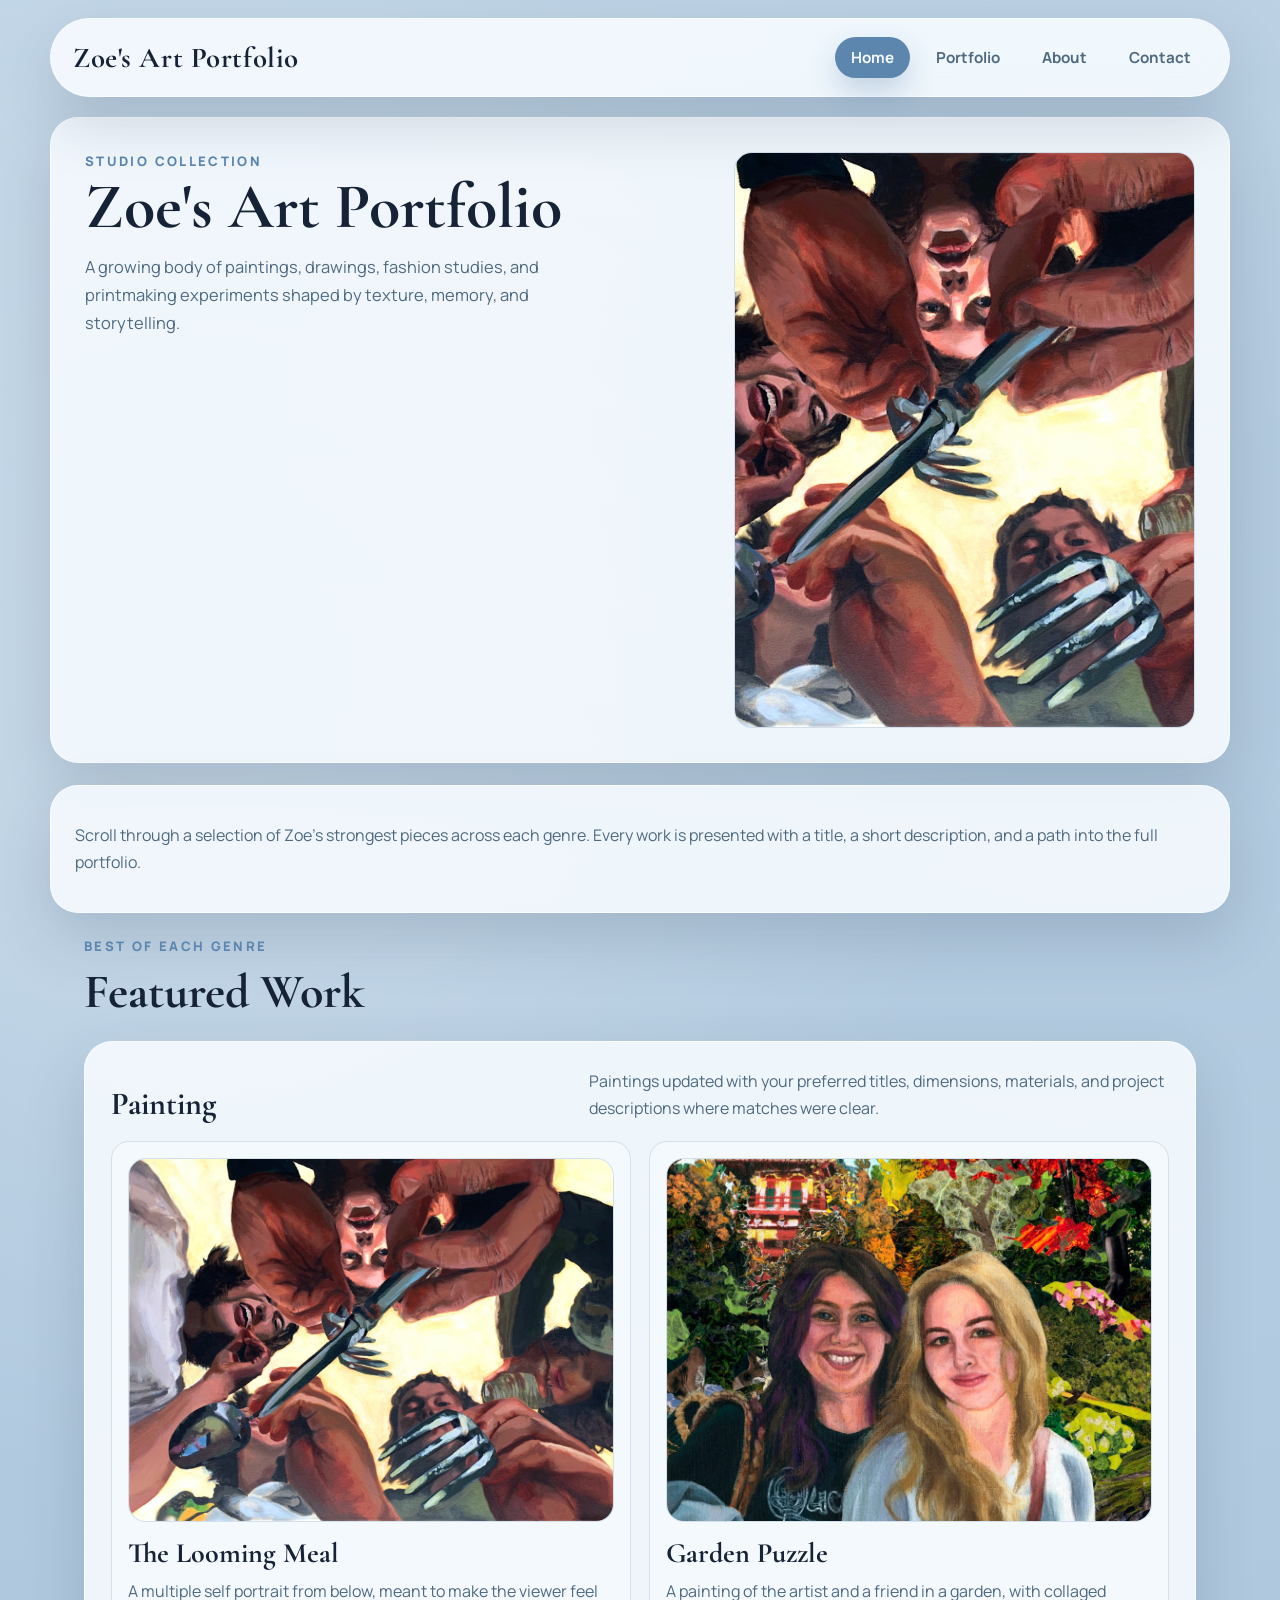
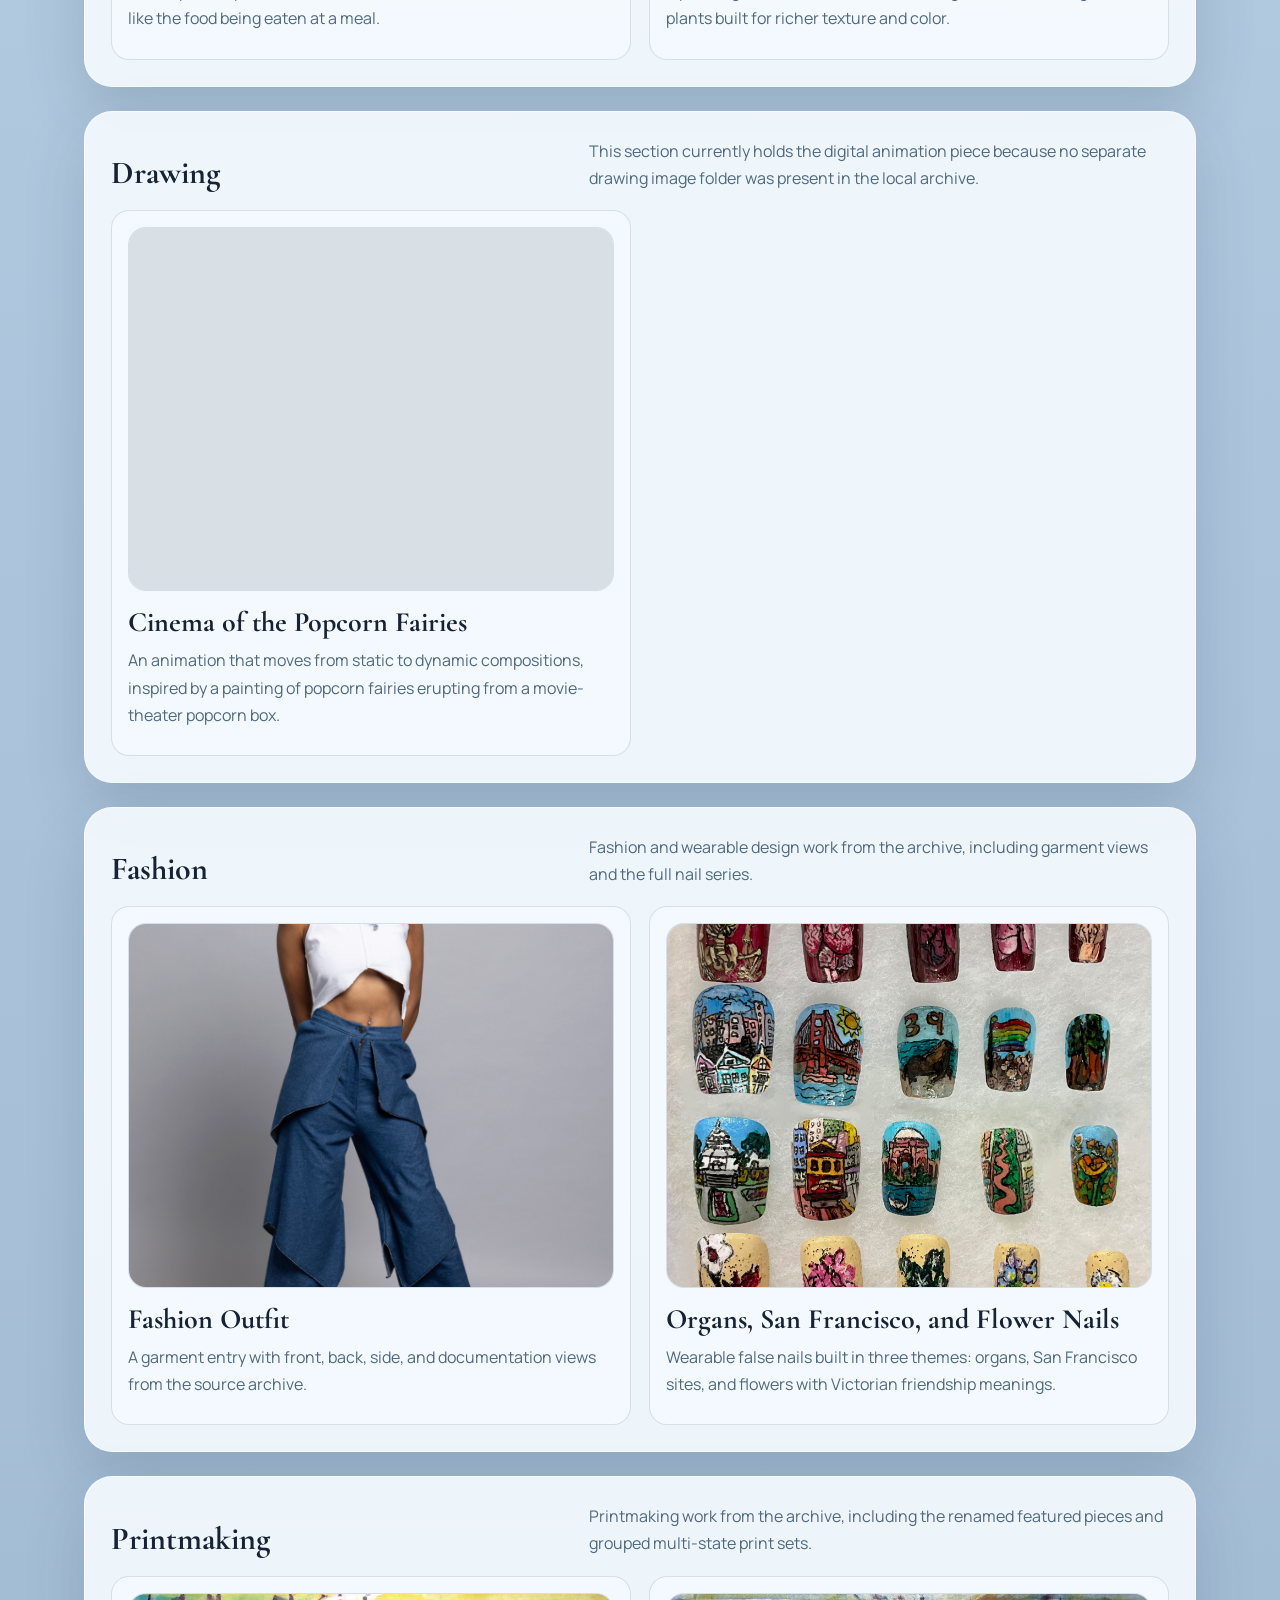
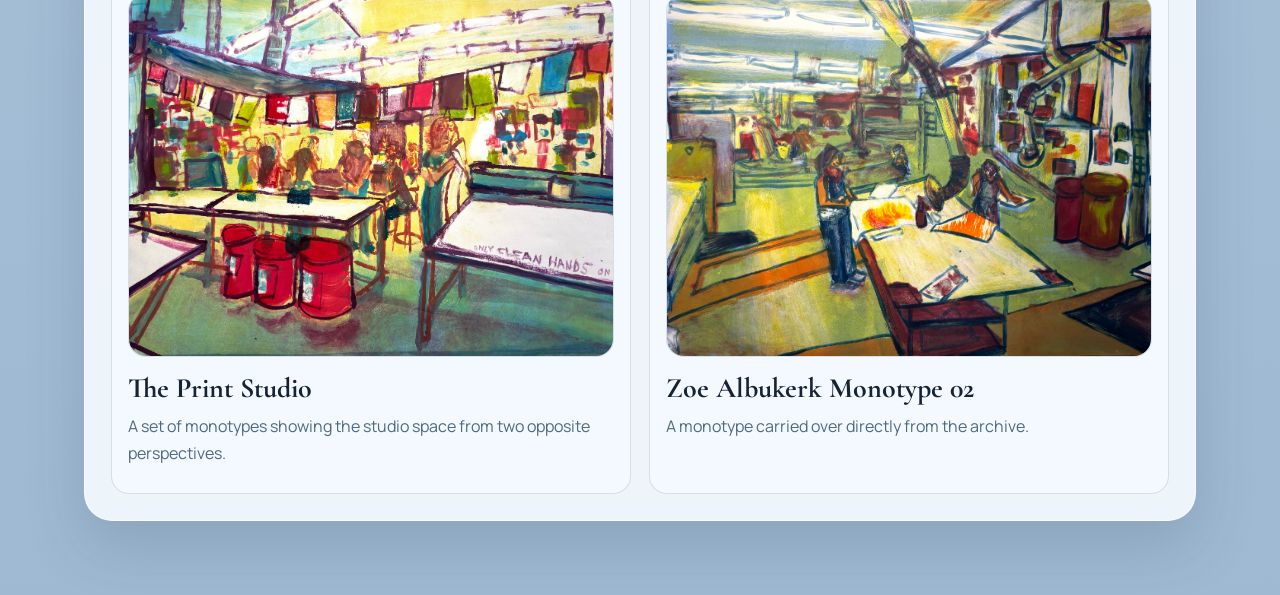
<file: index.html>
<!DOCTYPE html>
<html lang="en">
  <head>
    <meta charset="UTF-8" />
    <meta name="viewport" content="width=device-width, initial-scale=1.0" />
    <title>Zoe's Art Portfolio | Home</title>
    <link rel="preconnect" href="https://fonts.googleapis.com" />
    <link rel="preconnect" href="https://fonts.gstatic.com" crossorigin />
    <link
      href="https://fonts.googleapis.com/css2?family=Cormorant+Garamond:wght@500;600;700&family=Manrope:wght@400;500;600;700&display=swap"
      rel="stylesheet"
    />
    <link rel="stylesheet" href="styles.css" />
  </head>
  <body data-page="home">
    <div class="page-shell">
      <header class="site-header">
        <a class="brand" href="index.html">Zoe's Art Portfolio</a>
        <nav class="site-nav" aria-label="Main navigation">
          <a href="index.html">Home</a>
          <a href="portfolio.html">Portfolio</a>
          <a href="about.html">About</a>
          <a href="contact.html">Contact</a>
        </nav>
      </header>

      <main>
        <section class="hero">
          <div class="hero-copy">
            <p class="eyebrow">Studio Collection</p>
            <h1>Zoe's Art Portfolio</h1>
            <p class="hero-text">
              A growing body of paintings, drawings, fashion studies, and
              printmaking experiments shaped by texture, memory, and
              storytelling.
            </p>
          </div>
          <div class="hero-art">
            <div class="art-image-frame hero-image-frame">
              <img
                src="assets/artworks/paintings/looming-meal-2023-acrylic-on-canvas.jpeg"
                alt="Looming Meal painting by Zoe"
              />
            </div>
          </div>
        </section>

        <section class="intro-strip">
          <p>
            Scroll through a selection of Zoe's strongest pieces across each
            genre. Every work is presented with a title, a short description,
            and a path into the full portfolio.
          </p>
        </section>

        <section id="featured-work" class="content-section">
          <div class="section-heading">
            <p class="eyebrow">Best of Each Genre</p>
            <h2>Featured Work</h2>
          </div>
          <div id="home-featured-sections" class="genre-stack"></div>
        </section>
      </main>
    </div>

    <script src="script.js"></script>
  </body>
  </html>
</file>
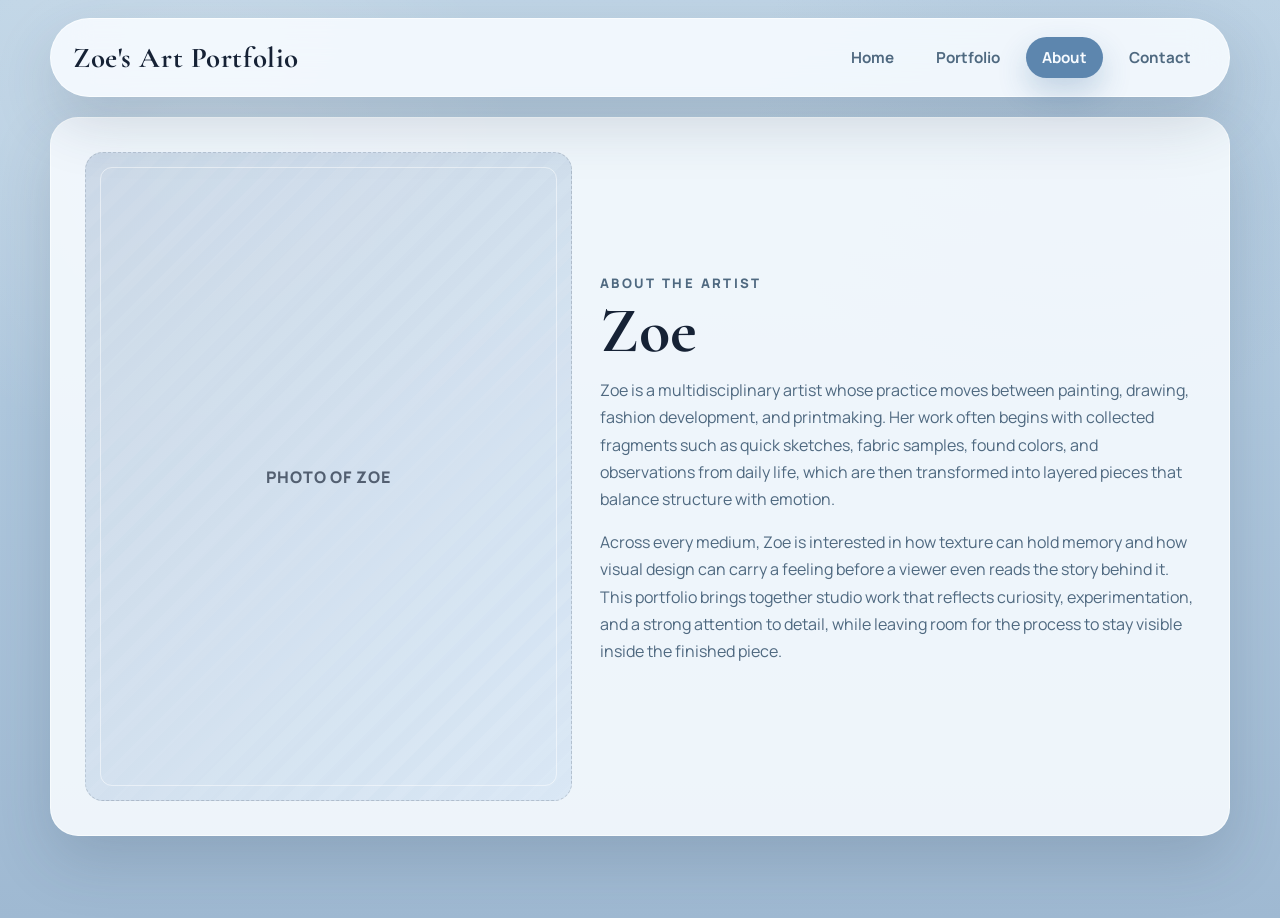
<file: about.html>
<!DOCTYPE html>
<html lang="en">
  <head>
    <meta charset="UTF-8" />
    <meta name="viewport" content="width=device-width, initial-scale=1.0" />
    <title>Zoe's Art Portfolio | About</title>
    <link rel="preconnect" href="https://fonts.googleapis.com" />
    <link rel="preconnect" href="https://fonts.gstatic.com" crossorigin />
    <link
      href="https://fonts.googleapis.com/css2?family=Cormorant+Garamond:wght@500;600;700&family=Manrope:wght@400;500;600;700&display=swap"
      rel="stylesheet"
    />
    <link rel="stylesheet" href="styles.css" />
  </head>
  <body data-page="about">
    <div class="page-shell">
      <header class="site-header">
        <a class="brand" href="index.html">Zoe's Art Portfolio</a>
        <nav class="site-nav" aria-label="Main navigation">
          <a href="index.html">Home</a>
          <a href="portfolio.html">Portfolio</a>
          <a href="about.html">About</a>
          <a href="contact.html">Contact</a>
        </nav>
      </header>

      <main>
        <section class="about-layout">
          <div class="about-photo">
            <div class="placeholder placeholder-portrait">
              <span>Photo of Zoe</span>
            </div>
          </div>
          <div class="about-copy">
            <p class="eyebrow">About The Artist</p>
            <h1>Zoe</h1>
            <p>
              Zoe is a multidisciplinary artist whose practice moves between
              painting, drawing, fashion development, and printmaking. Her work
              often begins with collected fragments such as quick sketches,
              fabric samples, found colors, and observations from daily life,
              which are then transformed into layered pieces that balance
              structure with emotion.
            </p>
            <p>
              Across every medium, Zoe is interested in how texture can hold
              memory and how visual design can carry a feeling before a viewer
              even reads the story behind it. This portfolio brings together
              studio work that reflects curiosity, experimentation, and a strong
              attention to detail, while leaving room for the process to stay
              visible inside the finished piece.
            </p>
          </div>
        </section>
      </main>
    </div>

    <script src="script.js"></script>
  </body>
  </html>
</file>
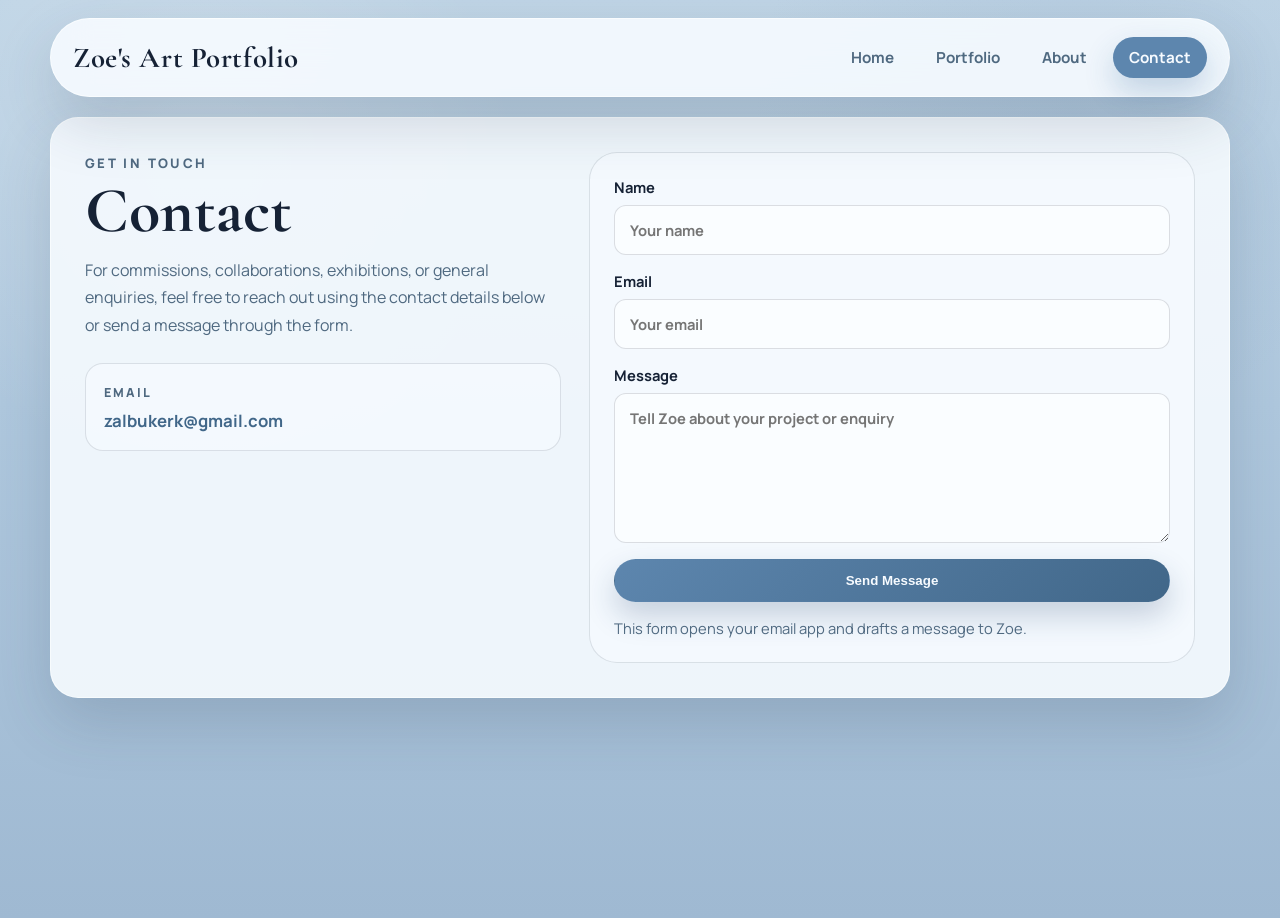
<file: contact.html>
<!DOCTYPE html>
<html lang="en">
  <head>
    <meta charset="UTF-8" />
    <meta name="viewport" content="width=device-width, initial-scale=1.0" />
    <title>Zoe's Art Portfolio | Contact</title>
    <link rel="preconnect" href="https://fonts.googleapis.com" />
    <link rel="preconnect" href="https://fonts.gstatic.com" crossorigin />
    <link
      href="https://fonts.googleapis.com/css2?family=Cormorant+Garamond:wght@500;600;700&family=Manrope:wght@400;500;600;700&display=swap"
      rel="stylesheet"
    />
    <link rel="stylesheet" href="styles.css" />
  </head>
  <body data-page="contact">
    <div class="page-shell">
      <header class="site-header">
        <a class="brand" href="index.html">Zoe's Art Portfolio</a>
        <nav class="site-nav" aria-label="Main navigation">
          <a href="index.html">Home</a>
          <a href="portfolio.html">Portfolio</a>
          <a href="about.html">About</a>
          <a href="contact.html">Contact</a>
        </nav>
      </header>

      <main>
        <section class="contact-layout">
          <div class="contact-copy">
            <p class="eyebrow">Get In Touch</p>
            <h1>Contact</h1>
            <p>
              For commissions, collaborations, exhibitions, or general
              enquiries, feel free to reach out using the contact details below
              or send a message through the form.
            </p>
            <div class="contact-card">
              <p class="contact-label">Email</p>
              <a href="mailto:zalbukerk@gmail.com">zalbukerk@gmail.com</a>
            </div>
          </div>

          <form class="contact-form" id="contact-form">
            <label>
              Name
              <input type="text" name="name" placeholder="Your name" required />
            </label>
            <label>
              Email
              <input
                type="email"
                name="email"
                placeholder="Your email"
                required
              />
            </label>
            <label>
              Message
              <textarea
                name="message"
                rows="6"
                placeholder="Tell Zoe about your project or enquiry"
                required
              ></textarea>
            </label>
            <button class="button" type="submit">Send Message</button>
            <p class="form-note" id="contact-note">
              This form opens your email app and drafts a message to Zoe.
            </p>
          </form>
        </section>
      </main>
    </div>

    <script src="script.js"></script>
  </body>
  </html>
</file>
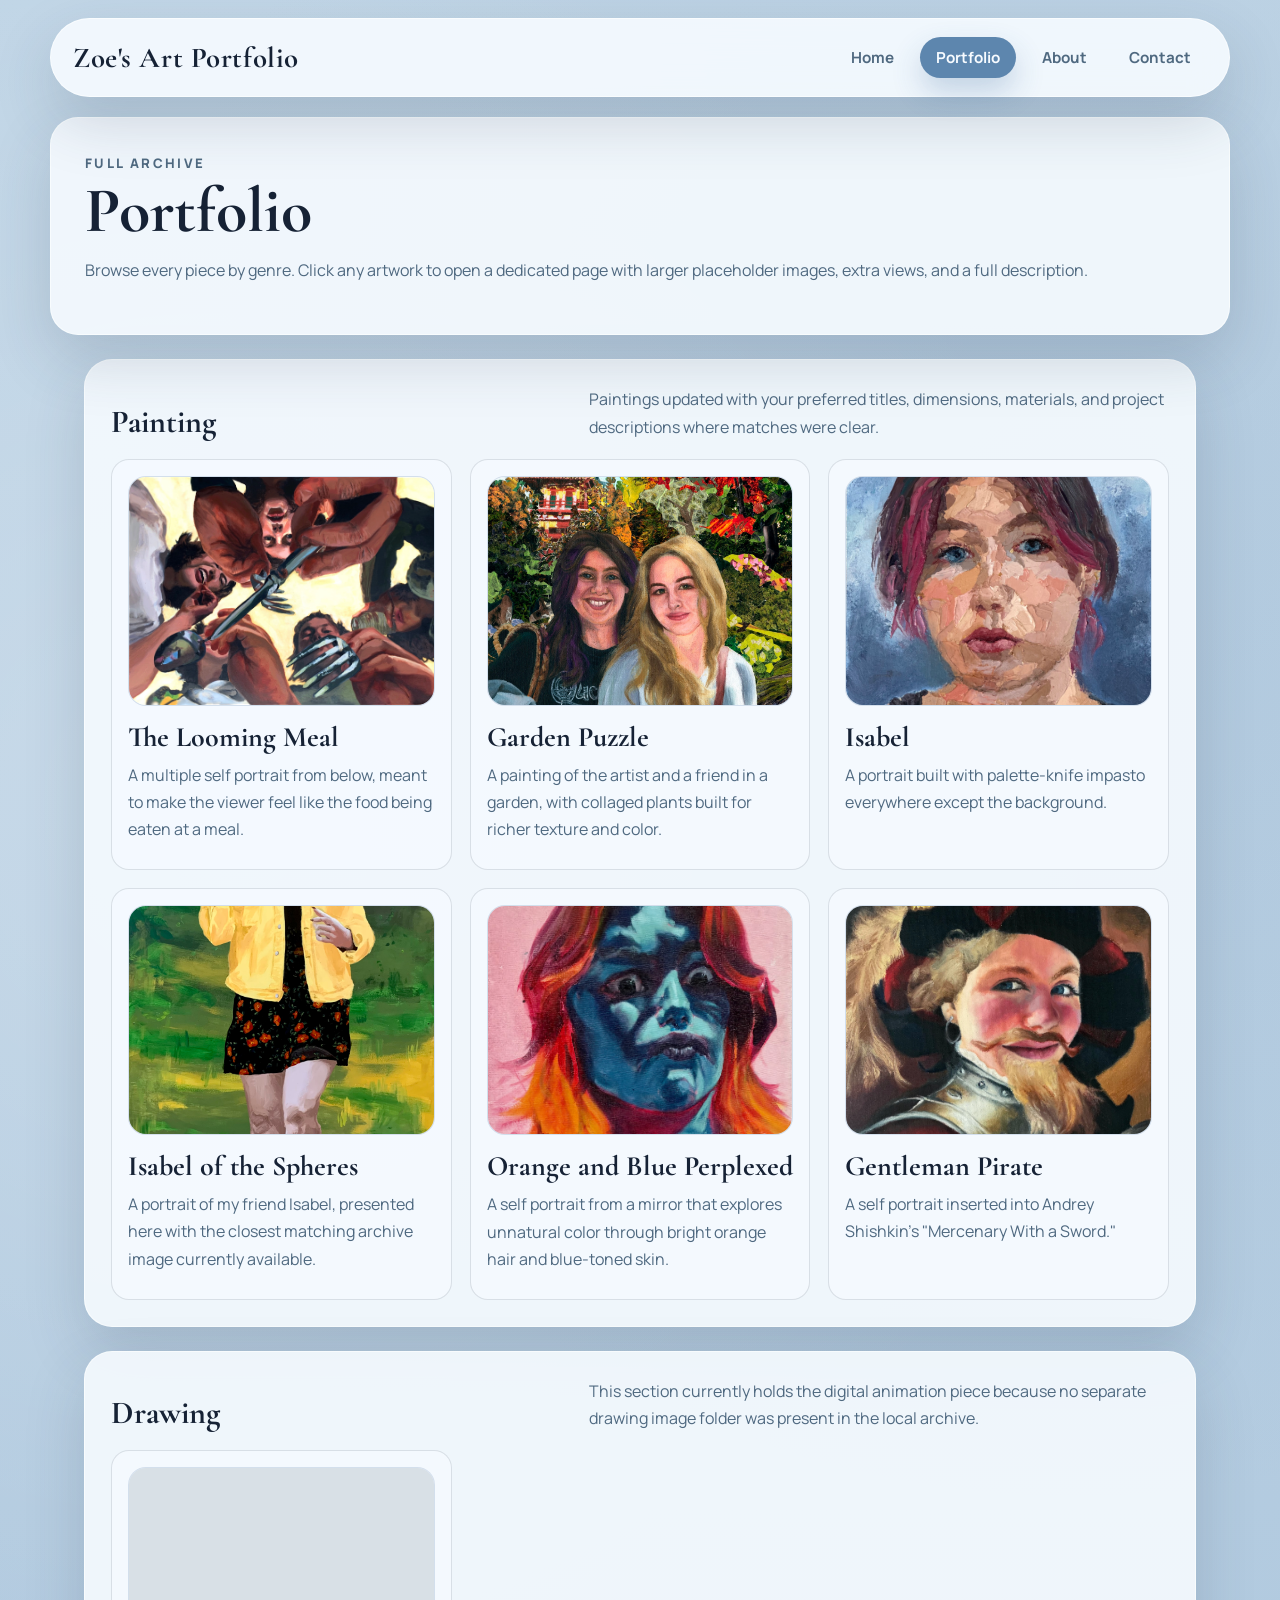
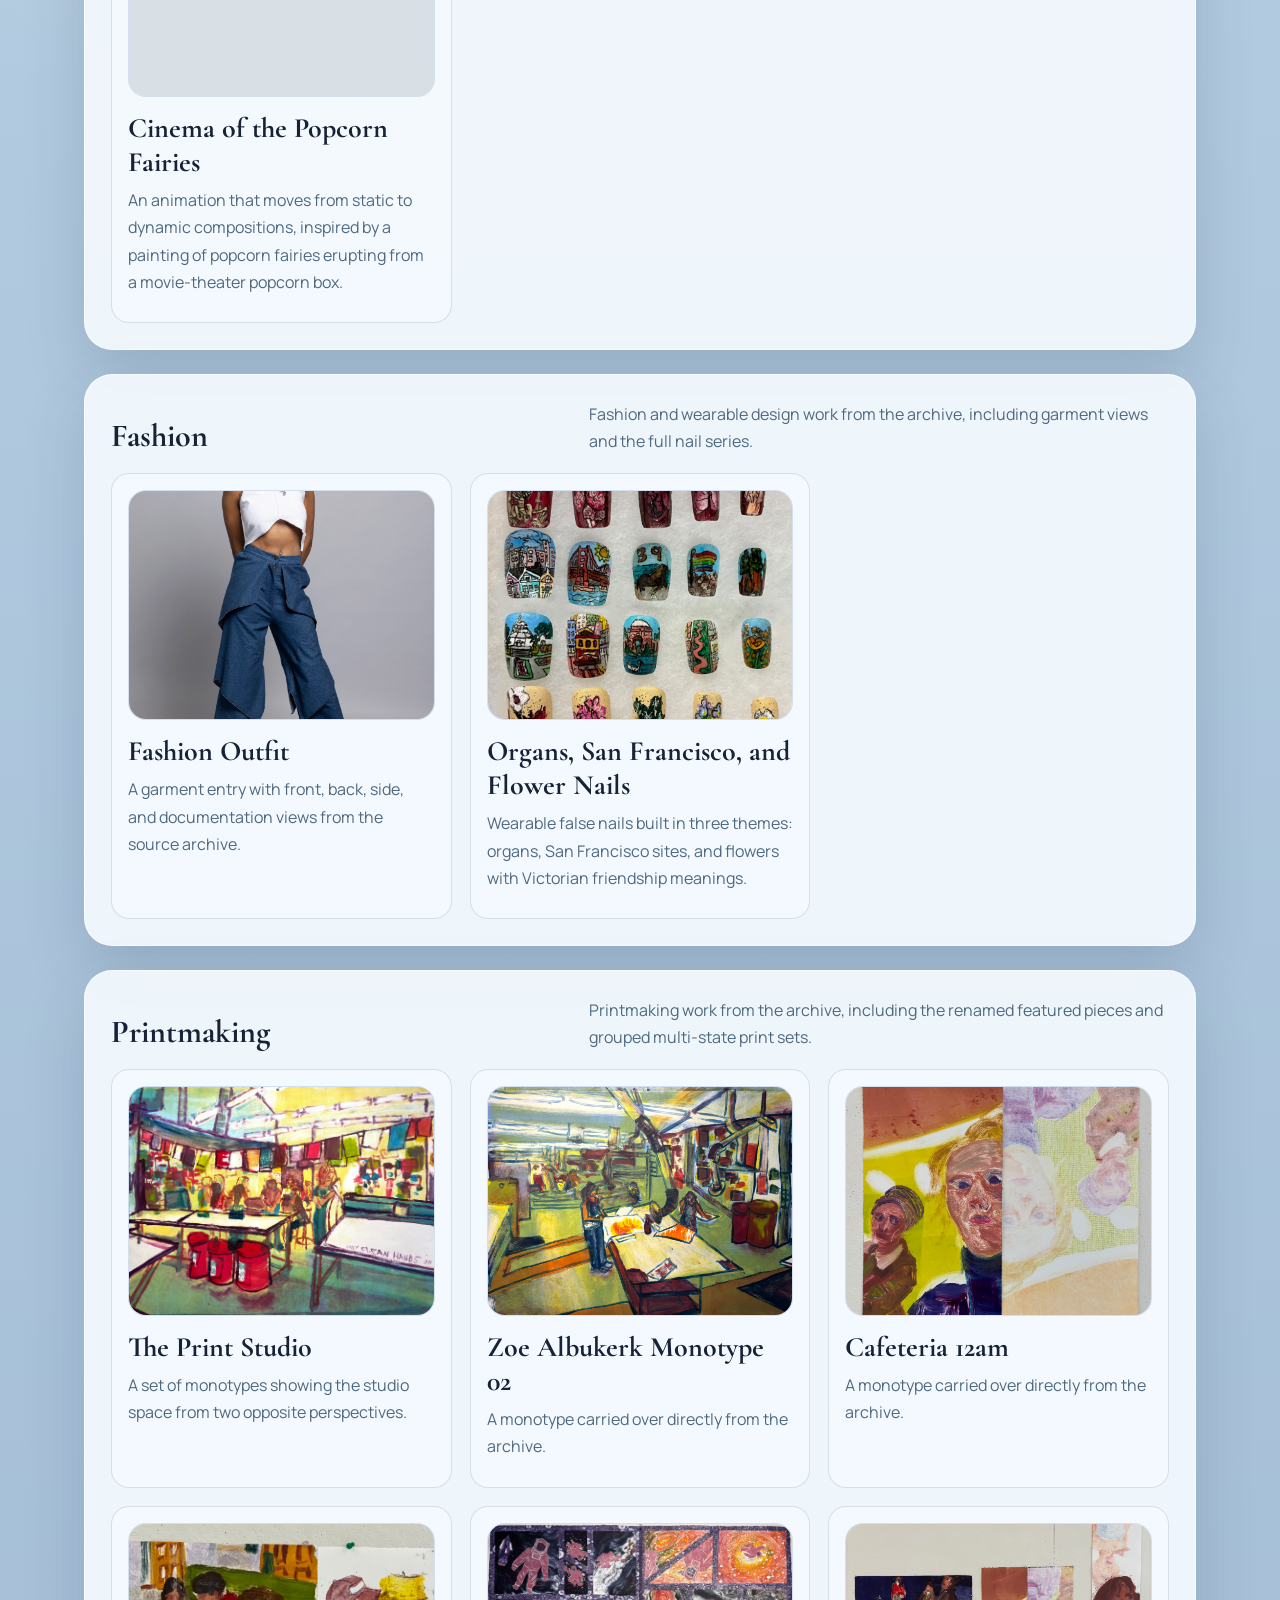
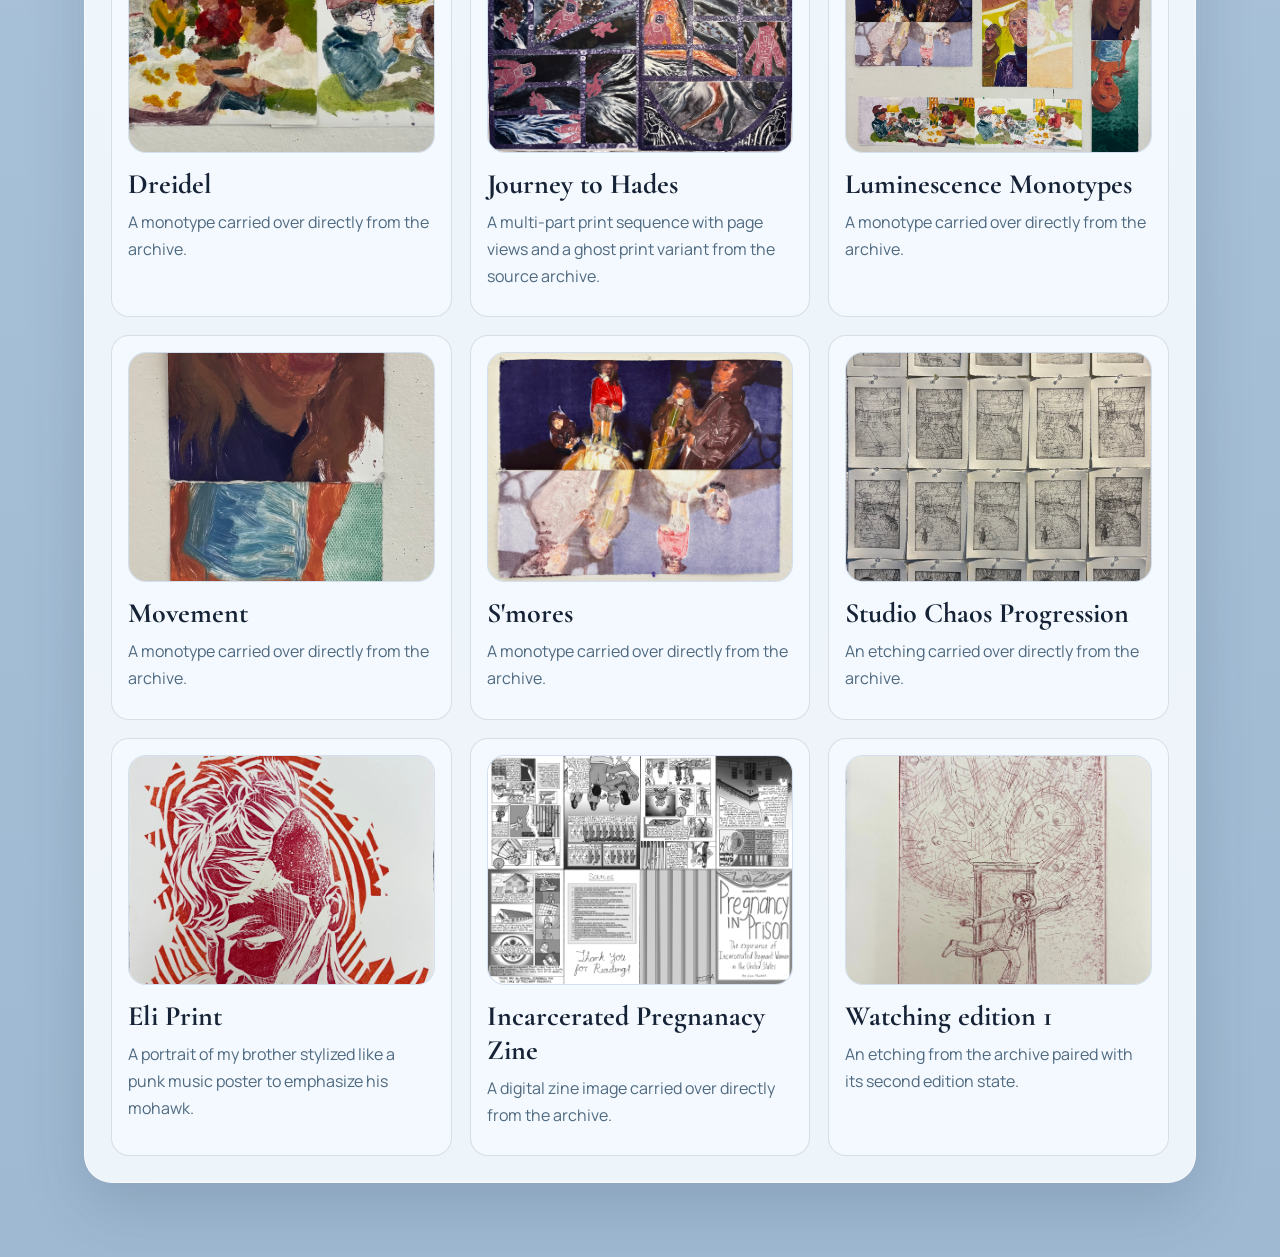
<file: portfolio.html>
<!DOCTYPE html>
<html lang="en">
  <head>
    <meta charset="UTF-8" />
    <meta name="viewport" content="width=device-width, initial-scale=1.0" />
    <title>Zoe's Art Portfolio | Portfolio</title>
    <link rel="preconnect" href="https://fonts.googleapis.com" />
    <link rel="preconnect" href="https://fonts.gstatic.com" crossorigin />
    <link
      href="https://fonts.googleapis.com/css2?family=Cormorant+Garamond:wght@500;600;700&family=Manrope:wght@400;500;600;700&display=swap"
      rel="stylesheet"
    />
    <link rel="stylesheet" href="styles.css" />
  </head>
  <body data-page="portfolio">
    <div class="page-shell">
      <header class="site-header">
        <a class="brand" href="index.html">Zoe's Art Portfolio</a>
        <nav class="site-nav" aria-label="Main navigation">
          <a href="index.html">Home</a>
          <a href="portfolio.html">Portfolio</a>
          <a href="about.html">About</a>
          <a href="contact.html">Contact</a>
        </nav>
      </header>

      <main>
        <section class="page-hero page-hero-compact">
          <p class="eyebrow">Full Archive</p>
          <h1>Portfolio</h1>
          <p>
            Browse every piece by genre. Click any artwork to open a dedicated
            page with larger placeholder images, extra views, and a full
            description.
          </p>
        </section>

        <section class="content-section">
          <div id="portfolio-sections" class="genre-stack"></div>
        </section>
      </main>
    </div>

    <script src="script.js"></script>
  </body>
  </html>
</file>
<file: styles.css>
:root {
  --bg: #a9c4da;
  --surface: rgba(244, 249, 253, 0.93);
  --surface-strong: #f7fbff;
  --ink: #162235;
  --muted: #4f6980;
  --accent: #5d86ae;
  --accent-deep: #416789;
  --line: rgba(22, 34, 53, 0.12);
  --shadow: 0 24px 60px rgba(43, 62, 82, 0.18);
  --radius-lg: 28px;
  --radius-md: 18px;
  --radius-sm: 12px;
  --content-width: 1180px;
}

* {
  box-sizing: border-box;
}

html {
  scroll-behavior: smooth;
}

body {
  margin: 0;
  min-height: 100vh;
  color: var(--ink);
  font-family: "Manrope", sans-serif;
  background-color: var(--bg);
  background-image:
    radial-gradient(circle at 16% 18%, rgba(255, 255, 255, 0.22), transparent 24%),
    radial-gradient(circle at 84% 12%, rgba(126, 159, 193, 0.16), transparent 24%),
    linear-gradient(180deg, #c0d5e6 0%, #afc8de 44%, #9fb9d2 100%);
}

.page-shell {
  width: min(calc(100% - 32px), var(--content-width));
  margin: 18px auto 40px;
}

.site-header {
  position: sticky;
  top: 16px;
  z-index: 20;
  display: flex;
  align-items: center;
  justify-content: space-between;
  gap: 18px;
  padding: 18px 22px;
  margin-bottom: 20px;
  background: rgba(247, 251, 255, 0.9);
  backdrop-filter: blur(18px);
  border: 1px solid rgba(255, 255, 255, 0.55);
  border-radius: 999px;
  box-shadow: var(--shadow);
}

.brand,
.site-nav a,
.button,
.art-link {
  transition:
    transform 180ms ease,
    background-color 180ms ease,
    color 180ms ease,
    border-color 180ms ease,
    box-shadow 180ms ease;
}

.brand {
  color: var(--ink);
  font-family: "Cormorant Garamond", serif;
  font-size: 1.8rem;
  font-weight: 700;
  text-decoration: none;
  letter-spacing: 0.02em;
}

.brand:hover,
.site-nav a:hover,
.button:hover,
.art-link:hover {
  transform: translateY(-1px);
}

.site-nav {
  display: flex;
  flex-wrap: wrap;
  justify-content: flex-end;
  gap: 10px;
}

.site-nav a {
  padding: 10px 16px;
  color: var(--muted);
  font-size: 0.95rem;
  font-weight: 700;
  text-decoration: none;
  border-radius: 999px;
}

body[data-page="home"] .site-nav a[href="index.html"],
body[data-page="portfolio"] .site-nav a[href="portfolio.html"],
body[data-page="artwork"] .site-nav a[href="portfolio.html"],
body[data-page="about"] .site-nav a[href="about.html"],
body[data-page="contact"] .site-nav a[href="contact.html"] {
  color: var(--surface-strong);
  background: var(--accent);
  box-shadow: 0 14px 30px rgba(47, 95, 147, 0.24);
}

.hero,
.page-hero,
.intro-strip,
.genre-section,
.about-layout,
.contact-layout,
.artwork-layout,
.artwork-empty {
  background: var(--surface);
  border: 1px solid rgba(255, 255, 255, 0.58);
  border-radius: var(--radius-lg);
  box-shadow: var(--shadow);
}

.hero {
  display: grid;
  grid-template-columns: 1.15fr 0.85fr;
  gap: 26px;
  padding: 34px;
  overflow: hidden;
}

.hero-copy,
.page-hero,
.about-copy,
.contact-copy,
.artwork-copy {
  position: relative;
  z-index: 1;
}

.hero-copy h1,
.page-hero h1,
.about-copy h1,
.contact-copy h1,
.artwork-copy h1 {
  margin: 0 0 10px;
  font-family: "Cormorant Garamond", serif;
  font-size: clamp(2.7rem, 5vw, 5.1rem);
  line-height: 0.92;
}

.hero-text,
.page-hero p,
.about-copy p,
.contact-copy p,
.artwork-copy p,
.art-card p,
.genre-intro,
.intro-strip p,
.meta-chip {
  color: var(--muted);
  line-height: 1.7;
}

.hero-text {
  max-width: 48ch;
  margin-bottom: 24px;
  font-size: 1.03rem;
}

.button {
  display: inline-flex;
  align-items: center;
  justify-content: center;
  padding: 13px 20px;
  color: var(--surface-strong);
  font-weight: 700;
  text-decoration: none;
  background: linear-gradient(135deg, var(--accent), var(--accent-deep));
  border: 1px solid transparent;
  border-radius: 999px;
  cursor: pointer;
  box-shadow: 0 14px 30px rgba(30, 65, 105, 0.22);
}

.button-secondary {
  color: var(--ink);
  background: rgba(245, 250, 255, 0.86);
  border-color: var(--line);
  box-shadow: none;
}

.button:focus-visible,
.site-nav a:focus-visible,
.art-link:focus-visible,
.contact-card a:focus-visible {
  outline: 2px solid rgba(47, 95, 147, 0.45);
  outline-offset: 3px;
}

.hero-art {
  display: flex;
  align-items: stretch;
}

.art-image-frame {
  overflow: hidden;
  background: rgba(224, 236, 251, 0.72);
  border: 1px solid rgba(22, 34, 53, 0.08);
  border-radius: var(--radius-md);
}

.art-image-frame img {
  display: block;
  width: 100%;
  height: 100%;
  object-fit: cover;
}

.art-image-frame video {
  display: block;
  width: 100%;
  height: 100%;
  object-fit: cover;
  background: #d8e0e6;
}

.art-card .art-image-frame {
  aspect-ratio: 4 / 3;
}

.hero-image-frame {
  min-height: 100%;
  aspect-ratio: 4 / 5;
}

.page-hero,
.content-section,
.about-layout,
.contact-layout {
  padding: 34px;
}

.page-hero-compact {
  margin-bottom: 24px;
}

.intro-strip {
  margin: 22px 0 24px;
  padding: 20px 24px;
}

.content-section {
  padding-top: 0;
  background: transparent;
  border: none;
  box-shadow: none;
}

.section-heading {
  margin-bottom: 20px;
}

.section-heading h2,
.genre-header h3,
.artwork-gallery h2 {
  margin: 0;
  font-family: "Cormorant Garamond", serif;
}

.section-heading h2 {
  font-size: clamp(2rem, 4vw, 3rem);
}

.eyebrow {
  margin: 0 0 8px;
  color: var(--accent);
  font-size: 0.82rem;
  font-weight: 800;
  letter-spacing: 0.18em;
  text-transform: uppercase;
}

.genre-stack {
  display: grid;
  gap: 24px;
}

.genre-section {
  padding: 26px;
}

.genre-header {
  display: flex;
  flex-wrap: wrap;
  align-items: end;
  justify-content: space-between;
  gap: 16px;
  margin-bottom: 18px;
}

.genre-header h3 {
  font-size: 2rem;
}

.genre-intro {
  max-width: 58ch;
  margin: 0;
}

.art-grid {
  display: grid;
  grid-template-columns: repeat(2, minmax(0, 1fr));
  gap: 18px;
}

.portfolio-grid {
  grid-template-columns: repeat(3, minmax(0, 1fr));
}

.art-link {
  display: block;
  color: inherit;
  text-decoration: none;
}

.art-card {
  height: 100%;
  padding: 16px;
  background: rgba(245, 250, 255, 0.78);
  border: 1px solid var(--line);
  border-radius: var(--radius-md);
}

.art-card:hover {
  background: rgba(249, 252, 255, 0.96);
  box-shadow: 0 16px 30px rgba(12, 45, 93, 0.18);
}

.art-card h4 {
  margin: 14px 0 8px;
  font-family: "Cormorant Garamond", serif;
  font-size: 1.75rem;
}

.art-card p {
  margin: 0 0 10px;
}

.art-meta {
  display: flex;
  flex-wrap: wrap;
  gap: 8px;
}

.meta-chip {
  display: inline-flex;
  padding: 7px 11px;
  font-size: 0.82rem;
  font-weight: 700;
  background: rgba(224, 236, 251, 0.98);
  border: 1px solid rgba(22, 34, 53, 0.08);
  border-radius: 999px;
}

.empty-genre-note {
  display: grid;
  gap: 14px;
}

.empty-genre-note p {
  margin: 0;
  color: var(--muted);
  line-height: 1.7;
}

.placeholder {
  position: relative;
  display: grid;
  place-items: center;
  min-height: 220px;
  overflow: hidden;
  color: rgba(22, 34, 53, 0.68);
  font-weight: 800;
  text-align: center;
  letter-spacing: 0.06em;
  text-transform: uppercase;
  background:
    linear-gradient(135deg, rgba(45, 92, 147, 0.2), rgba(169, 201, 233, 0.34)),
    repeating-linear-gradient(
      -45deg,
      rgba(255, 255, 255, 0.36) 0,
      rgba(255, 255, 255, 0.36) 12px,
      rgba(255, 255, 255, 0.18) 12px,
      rgba(255, 255, 255, 0.18) 24px
    );
  border: 1px dashed rgba(22, 34, 53, 0.16);
  border-radius: var(--radius-md);
}

.placeholder::after {
  content: "";
  position: absolute;
  inset: 14px;
  border: 1px solid rgba(255, 255, 255, 0.5);
  border-radius: calc(var(--radius-md) - 6px);
}

.placeholder span {
  position: relative;
  z-index: 1;
  width: min(70%, 220px);
}

.placeholder-square {
  aspect-ratio: 1 / 1;
  min-height: 0;
}

.placeholder-landscape {
  aspect-ratio: 4 / 3;
  min-height: 0;
}

.placeholder-tall {
  min-height: 100%;
  aspect-ratio: 4 / 5;
}

.placeholder-portrait {
  aspect-ratio: 3 / 4;
  min-height: 0;
}

.about-layout,
.contact-layout,
.artwork-layout {
  display: grid;
  gap: 28px;
}

.about-layout {
  grid-template-columns: 0.9fr 1.1fr;
  align-items: center;
}

.contact-layout {
  grid-template-columns: 0.88fr 1.12fr;
}

.contact-card {
  padding: 18px;
  margin-top: 24px;
  background: rgba(245, 250, 255, 0.78);
  border: 1px solid var(--line);
  border-radius: var(--radius-md);
}

.contact-label {
  margin: 0 0 6px;
  color: var(--ink);
  font-size: 0.78rem;
  font-weight: 800;
  letter-spacing: 0.16em;
  text-transform: uppercase;
}

.contact-card a {
  color: var(--accent-deep);
  font-size: 1.05rem;
  font-weight: 700;
  text-decoration: none;
}

.contact-form {
  display: grid;
  gap: 16px;
  padding: 24px;
  background: rgba(245, 250, 255, 0.8);
  border: 1px solid var(--line);
  border-radius: var(--radius-lg);
}

.contact-form label {
  display: grid;
  gap: 8px;
  font-size: 0.92rem;
  font-weight: 700;
}

.contact-form input,
.contact-form textarea {
  width: 100%;
  padding: 14px 15px;
  color: var(--ink);
  font: inherit;
  background: rgba(250, 253, 255, 0.98);
  border: 1px solid rgba(22, 34, 53, 0.14);
  border-radius: var(--radius-sm);
}

.contact-form input:focus,
.contact-form textarea:focus {
  outline: 2px solid rgba(47, 95, 147, 0.18);
  border-color: var(--accent);
}

.form-note {
  margin: 0;
  color: var(--muted);
  font-size: 0.92rem;
}

.artwork-layout {
  grid-template-columns: 1.05fr 0.95fr;
  padding: 34px;
}

.artwork-main-image {
  margin-bottom: 16px;
}

.artwork-main-frame {
  aspect-ratio: 4 / 3;
}

.artwork-thumbs {
  display: grid;
  grid-template-columns: repeat(3, minmax(0, 1fr));
  gap: 12px;
}

.art-thumb-frame {
  aspect-ratio: 1 / 1;
}

.artwork-copy .eyebrow {
  margin-bottom: 10px;
}

.artwork-copy h1 {
  font-size: clamp(2.4rem, 4vw, 4.3rem);
}

.artwork-copy .art-meta {
  margin: 18px 0 22px;
}

.artwork-note {
  margin: 0 0 20px;
  color: var(--muted);
  font-size: 0.95rem;
}

.artwork-empty {
  padding: 34px;
  text-align: center;
}

.artwork-empty p {
  max-width: 52ch;
  margin: 0 auto 18px;
  color: var(--muted);
  line-height: 1.7;
}

@media (max-width: 980px) {
  .site-header,
  .hero,
  .about-layout,
  .contact-layout,
  .artwork-layout {
    grid-template-columns: 1fr;
  }

  .site-header {
    border-radius: 28px;
  }

  .hero-art {
    min-height: 320px;
  }

  .portfolio-grid {
    grid-template-columns: repeat(2, minmax(0, 1fr));
  }
}

@media (max-width: 720px) {
  .page-shell {
    width: min(calc(100% - 20px), var(--content-width));
    margin-top: 10px;
  }

  .site-header,
  .hero,
  .page-hero,
  .genre-section,
  .about-layout,
  .contact-layout,
  .artwork-layout,
  .artwork-empty {
    padding: 22px;
  }

  .site-nav {
    justify-content: flex-start;
  }

  .art-grid,
  .portfolio-grid,
  .artwork-thumbs {
    grid-template-columns: 1fr;
  }

  .hero-copy h1,
  .page-hero h1,
  .about-copy h1,
  .contact-copy h1,
  .artwork-copy h1 {
    line-height: 1;
  }
}

@media (prefers-reduced-motion: reduce) {
  html {
    scroll-behavior: auto;
  }

  .brand,
  .site-nav a,
  .button,
  .art-link {
    transition: none;
  }
}
</file>
